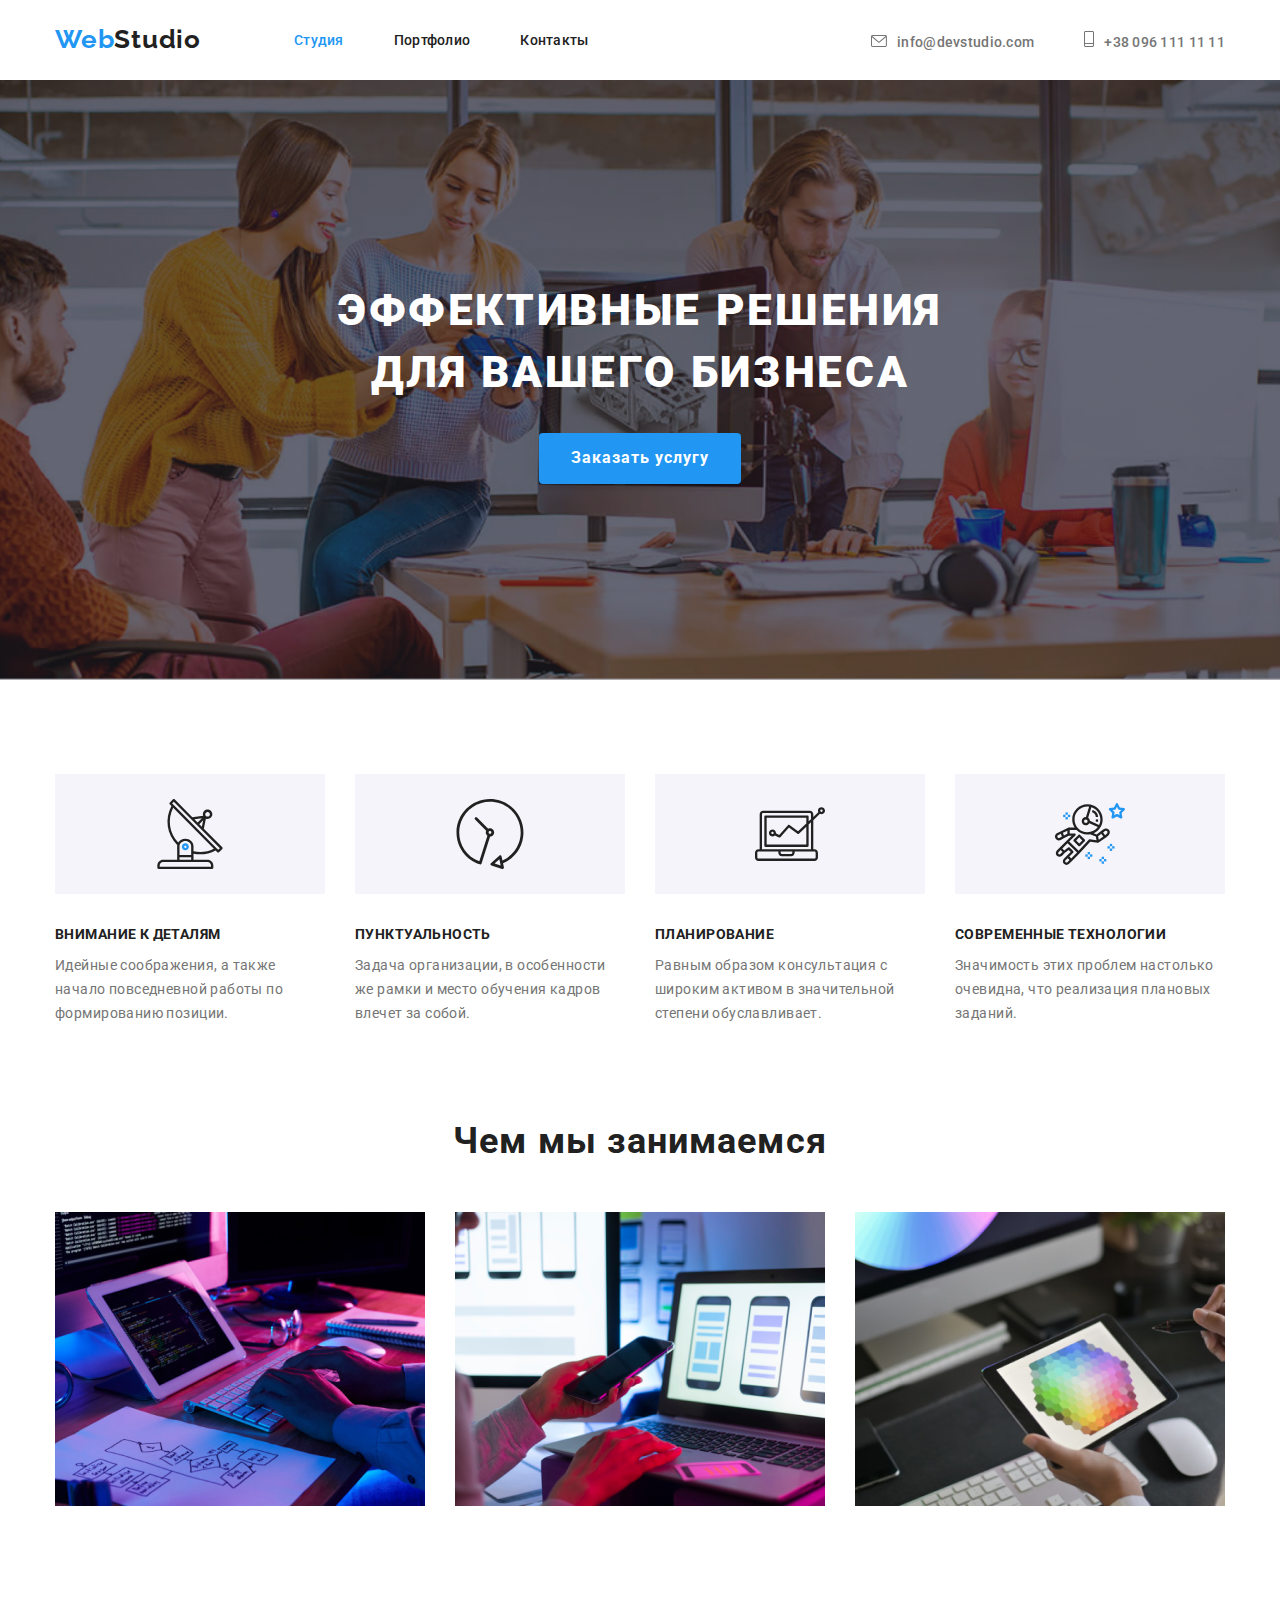
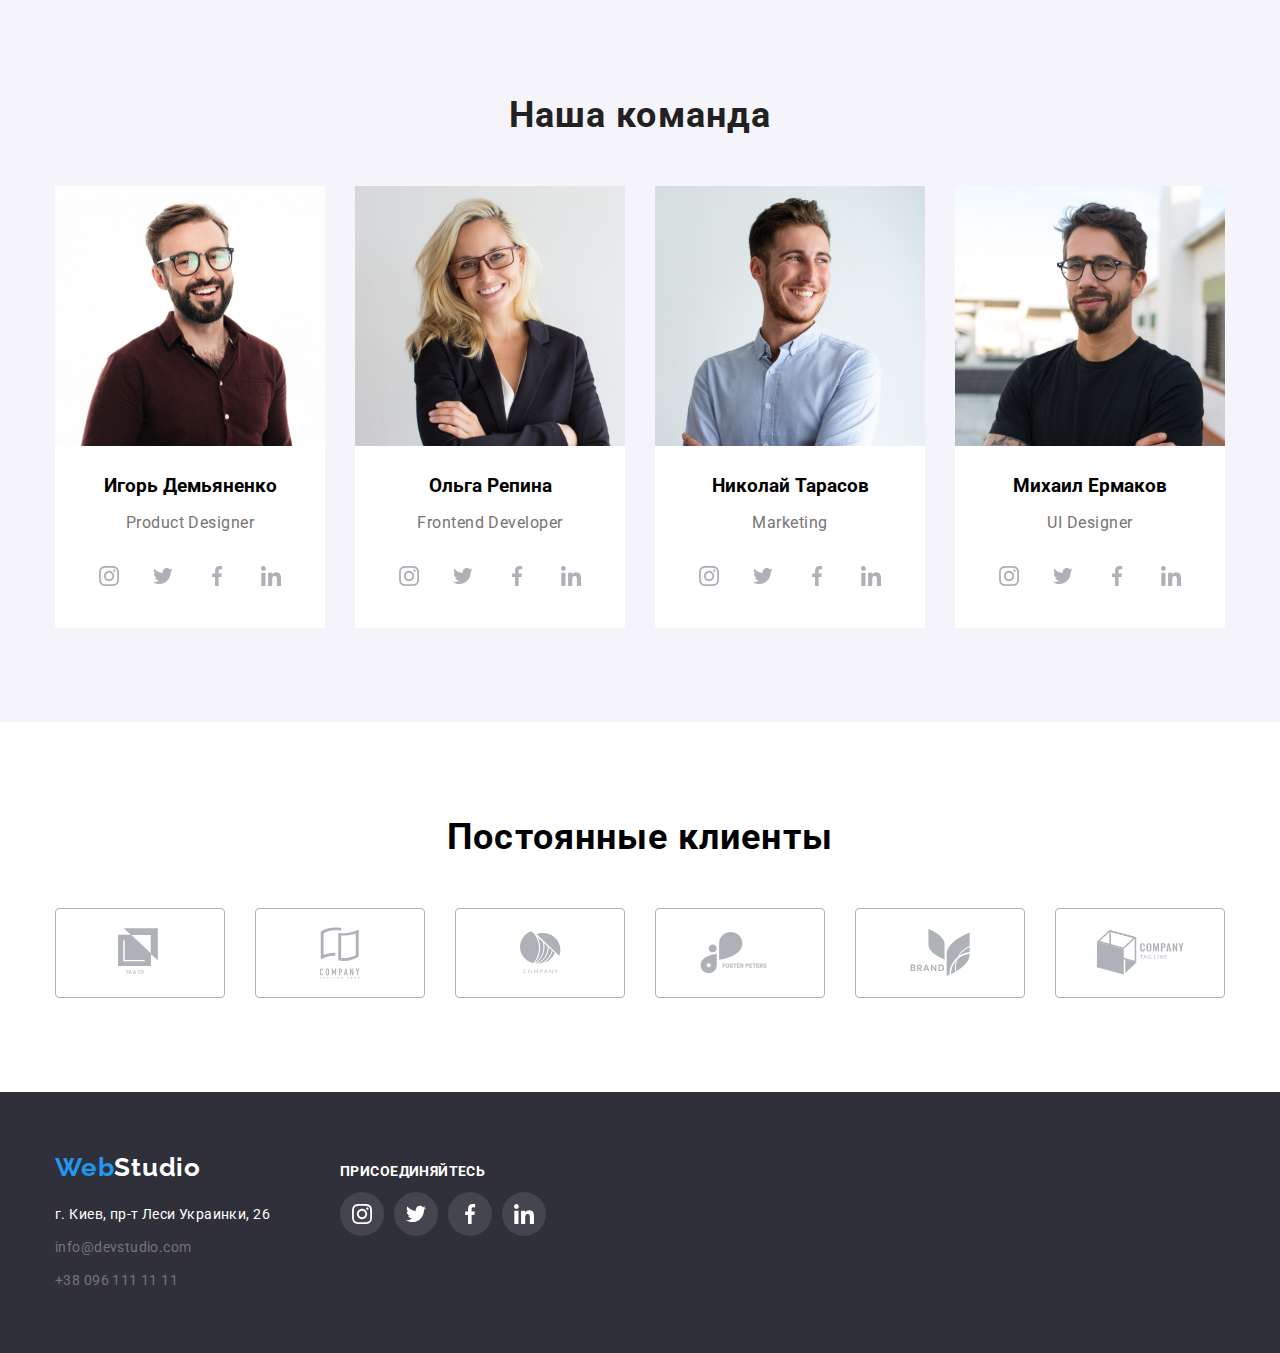
<file: index.html>
<!DOCTYPE html>
<html lang="ru">
<head>
    <meta charset="UTF-8">
    <meta name="viewport" content="width=device-width, initial-scale=1.0">
    <title>Document</title>
    <link href="https://fonts.googleapis.com/css2?family=Raleway:wght@700&family=Roboto:wght@400;500;700;900&display=swap" rel="stylesheet"
    />
    <link rel="stylesheet" href="https://cdnjs.cloudflare.com/ajax/libs/modern-normalize/1.0.0/modern-normalize.min.css"
    >
    <link rel="stylesheet" href="./css/common.css">
    <link rel="stylesheet" href="./css/main.css">

</head>

<body>
    <header class="page-header">

        <!--Навигация на другие страницы-->
        <div class="container header-main">
           
            <nav class="nav">
                <a href="./index.html" class="logo">Web<span class="logo-studio-header">Studio</span> </a>

                <ul class="site-nav list">
                    <li class="site-nav-link"><a href="" class="link current">Студия</a></li>
                    <li class="site-nav-link"><a href="./portfolio.html" class="link">Портфолио</a></li>
                    <li class="site-nav-link"><a href="" class="link">Контакты</a></li>
                </ul>

            </nav>
            

            <div class="header-footer-contacts">
                <ul class="contacts list">
                    <li class="footer-adress-contacts"><a href="mailto:info@devstudio.com" 
                        class="link mail-link">
                        <svg class="link-icon-envelope" width="16" height="12">
                            <use href="./images/sprite.svg#icon-envelope"></use>
                        </svg>info@devstudio.com</a>
                    </li>
                    <li class="footer-adress-contacts"><a href="tel:380961111111" 
                        class="link mail-link">
                        <svg class="link-icon-phone" width="10" height="16">
                             <use href="./images/sprite.svg#icon-phone"></use>
                        </svg>+38 096 111 11 11</a>
                    </li>
                </ul>
            </div>
        </div>
                          
        

    </header>

    <main>

        <!--Блок герой-->
        <section class="hero-section hero-bacground-picture">
            <div class="container hero-section-con">
                <h1 class="hero-title studio" >ЭФФЕКТИВНЫЕ РЕШЕНИЯ <br> ДЛЯ ВАШЕГО БИЗНЕСА</h1>
                <button class="button primary link">Заказать услугу</button>
            </div>            
        </section>
        
        <!--Преимущества-->
        <section class="section">
            <div class="container">
                <h2 class="section-title-dissapired" >Наши преимущества</h2>
                <ul class="section-list list section-list-features">
                    <li class="feauture-list-main">
                        <div class="pictures-svg icon-antenna"></div>
                        <h3 class="feature-list">Внимание к деталям</h3>
                        <p class="section-list-text">Идейные соображения, а также начало повседневной работы по формированию позиции.</p>
                    </li>
                    <li class="feauture-list-main">
                        <div class="pictures-svg icon-clock"></div>
                        <h3 class="feature-list">Пунктуальность</h3>
                        <p class="section-list-text">Задача организации, в особенности же рамки и место обучения кадров влечет за собой.</p>
                    </li>
                    <li class="feauture-list-main">
                        <div class="pictures-svg icon-laptop"></div>
                        <h3 class="feature-list">Планирование</h3>
                        <p class="section-list-text">Равным образом консультация с широким активом в значительной степени обуславливает.</p>
                    </li>
                    <li class="feauture-list-main">
                        <div class="pictures-svg icon-astronaut"></div>
                        <h3 class="feature-list">Современные технологии</h3>
                        <p class="section-list-text">Значимость этих проблем настолько очевидна, что реализация плановых заданий.</p>
                    </li>
                </ul>
            </div>            
        </section>
        
        <!--Наши работы-->
        <section class="section section-examples">
            <div class="container container-title-exsmples">
                <h2 class="section-title examples" >Чем мы занимаемся</h2>
                <ul class="section-list list examples-section">
                    <li>
                        <img src="./images/img_1.png" alt="Верстка" width="370">
                    </li>
                    <li>
                        <img src="./images/img_2.png" alt="Разработка приложений" width="370">
                    </li>
                    <li>
                        <img src="./images/img_3.png" alt="3D дизайн" width="370">
                    </li>
                </ul>
            </div>            
        </section>
        
        <!--Команда-->
        <section class="section-team background">
            <div class="container team-examples">
                <h2 class="section-title team-list" >Наша команда</h2>
                <ul class="section-list list team-list-tab">
                    <li class="section-list-picture">
                        <img src="./images/img_team_1.jpg" alt="Дизайнер продукта" width="270">
                        <div class="list-name-profession">
                            <h3  class="section-list-name">Игорь Демьяненко</h3>
                            <p class="team" lang="en">Product Designer</p>
                            <ul class="actions list">
                                <li>
                                    <a href="" class="link-icon">
                                        <svg class="link-icon-picture">
                                            <use href="./images/sprite.svg#icon-instagram"></use>
                                        </svg>
                                    </a>
                                </li>
                                <li>
                                    <a href="" class="link-icon">
                                        <svg class="link-icon-picture">
                                            <use href="./images/sprite.svg#icon-twitter"></use>
                                        </svg>
                                    </a>
                                </li>
                                <li>
                                    <a href="" class="link-icon">
                                        <svg class="link-icon-picture">
                                            <use href="./images/sprite.svg#icon-facebook"></use>
                                        </svg>
                                    </a>
                                </li>
                                <li>
                                    <a href="" class="link-icon">
                                        <svg class="link-icon-picture">
                                            <use href="./images/sprite.svg#icon-linkedin"></use>
                                        </svg>
                                    </a>
                                </li>
                            </ul>
                        </div>
                    </li>
                    <li class="section-list-picture">
                        <img src="./images/img_team_2.jpg" alt="Фронтенд" width="270">
                        <div class="list-name-profession">
                            <h3 class="section-list-name">Ольга Репина</h3>
                            <p class="team" lang="en">Frontend Developer</p>
                            <ul class="actions list">
                                <li>
                                    <a href="" class="link-icon">
                                        <svg class="link-icon-picture">
                                            <use href="./images/sprite.svg#icon-instagram"></use>
                                        </svg>
                                    </a>
                                </li>
                                <li>
                                    <a href="" class="link-icon">
                                        <svg class="link-icon-picture">
                                            <use href="./images/sprite.svg#icon-twitter"></use>
                                        </svg>
                                    </a>
                                </li>
                                <li>
                                    <a href="" class="link-icon">
                                        <svg class="link-icon-picture">
                                            <use href="./images/sprite.svg#icon-facebook"></use>
                                        </svg>
                                    </a>
                                </li>
                                <li>
                                    <a href="" class="link-icon">
                                        <svg class="link-icon-picture">
                                            <use href="./images/sprite.svg#icon-linkedin"></use>
                                        </svg>
                                    </a>
                                </li>
                            </ul>
                        </div>
                    </li>
                    <li class="section-list-picture">
                        <img src="./images/img_team_3.jpg" alt="Маркетолог" width="270">
                        <div class="list-name-profession">
                            <h3 class="section-list-name">Николай Тарасов</h3>
                            <p class="team" lang="en">Marketing</p>
                            <ul class="actions list">
                                <li>
                                    <a href="" class="link-icon">
                                        <svg class="link-icon-picture">
                                            <use href="./images/sprite.svg#icon-instagram"></use>
                                        </svg>
                                    </a>
                                </li>
                                <li>
                                    <a href="" class="link-icon">
                                        <svg class="link-icon-picture">
                                            <use href="./images/sprite.svg#icon-twitter"></use>
                                        </svg>
                                    </a>
                                </li>
                                <li>
                                    <a href="" class="link-icon">
                                        <svg class="link-icon-picture">
                                            <use href="./images/sprite.svg#icon-facebook"></use>
                                        </svg>
                                    </a>
                                </li>
                                <li>
                                    <a href="" class="link-icon">
                                        <svg class="link-icon-picture">
                                            <use href="./images/sprite.svg#icon-linkedin"></use>
                                        </svg>
                                    </a>
                                </li>
                            </ul>
                        </div>
                    </li>
                    <li class="section-list-picture">
                        <img src="./images/img_team_4.jpg" alt="Дизайнер Ul" width="270">
                        <div class="list-name-profession">
                            <h3 class="section-list-name">Михаил Ермаков</h3>
                            <p class="team" lang="en">UI Designer</p>
                            <ul class="actions list">
                                <li>
                                    <a href="" class="link-icon">
                                        <svg class="link-icon-picture">
                                            <use href="./images/sprite.svg#icon-instagram"></use>
                                        </svg>
                                    </a>
                                </li>
                                <li>
                                    <a href="" class="link-icon">
                                        <svg class="link-icon-picture">
                                            <use href="./images/sprite.svg#icon-twitter"></use>
                                        </svg>
                                    </a>
                                </li>
                                <li>
                                    <a href="" class="link-icon">
                                        <svg class="link-icon-picture">
                                            <use href="./images/sprite.svg#icon-facebook"></use>
                                        </svg>
                                    </a>
                                </li>
                                <li>
                                    <a href="" class="link-icon">
                                        <svg class="link-icon-picture">
                                            <use href="./images/sprite.svg#icon-linkedin"></use>
                                        </svg>
                                    </a>
                                </li>
                            </ul>
                        </div>
                    </li>
                </ul>
            </div>           
        </section>

        <!-- Наши клиенты -->
        <section class="section our-clients">
            <div class="container">
                <h2 class="our-clients-title">Постоянные клиенты</h2>
                <ul class="clients-regular list">
                    <li class="li-clients-border">
                        <a href="#" class="link-clients">
                            <svg class="link-clients-picture" width="44" height="49">
                                <use href="./images/sprite.svg#icon-client_1"></use>
                            </svg>
                        </a>
                    </li>
                    <li class="li-clients-border">
                        <a href="#" class="link-clients">
                            <svg class="link-clients-picture" width="40" height="52">
                                <use href="./images/sprite.svg#icon-client_2"></use>
                            </svg>
                        </a>
                    </li>
                    <li class="li-clients-border">
                        <a href="#" class="link-clients">
                            <svg class="link-clients-picture" width="41" height="43">
                                <use href="./images/sprite.svg#icon-client_3"></use>
                            </svg>
                        </a>
                    </li>
                    <li class="li-clients-border">
                        <a href="#" class="link-clients">
                            <svg class="link-clients-picture" width="80" height="42">
                                <use href="./images/sprite.svg#icon-client_4"></use>
                            </svg>
                        </a>
                    </li>
                    <li class="li-clients-border">
                        <a href="#" class="link-clients">
                            <svg class="link-clients-picture" width="60" height="47">
                                <use href="./images/sprite.svg#icon-client_5"></use>
                            </svg>
                        </a>
                    </li>
                    <li class="li-clients-border">
                        <a href="#" class="link-clients">
                            <svg class="link-clients-picture" width="89" height="45">
                                <use href="./images/sprite.svg#icon-client_6"></use>
                            </svg>
                        </a>
                    </li>
                </ul>
            </div>
        </section>
    </main>

    <!--Футер-->
    
        <footer class="footer">
           <div class="container footer-container">
                <div class="footer-left-part">
                    <a href="./index.html" class="logo footer-logo">Web<span class="logo-studio-footer">Studio</span> </a> 
                    <address class="adress">
                        <p class="footer-adress">г. Киев, пр-т Леси Украинки, 26</p>
                        <ul class="contacts list footer-contacts">
                            <li><a href="mailto:info@devstudio.com" class="link footer-adress-contacts footer-mail">info@devstudio.com</a></li>
                            <li><a href="tel:380961111111" class="link footer-adress-contacts footer-tel">+38 096 111 11 11</a></li>
                        </ul>   
                    </address> 
                </div>
                <div class="footer-center">
                    <b class="footer-losung">присоединяйтесь</b>
                    <ul class="actions list">
                    <li>
                        <a href="" class="link-icon-footer">
                            <svg class="link-icon-picture-footer">
                                <use href="./images/sprite.svg#icon-insta_footer_wite"></use>
                            </svg>
                        </a>
                    </li>
                    <li>
                        <a href="" class="link-icon-footer">
                            <svg class="link-icon-picture-footer">
                                <use href="./images/sprite.svg#icon-twitter_footer_wite"></use>
                            </svg>
                        </a>
                    </li>
                    <li>
                        <a href="" class="link-icon-footer">
                            <svg class="link-icon-picture-footer">
                                <use href="./images/sprite.svg#icon-facebook_footer_wite"></use>
                            </svg>
                        </a>
                    </li>
                    <li>
                        <a href="" class="link-icon-footer">
                            <svg class="link-icon-picture-footer">
                                <use href="./images/sprite.svg#icon-linkedin_footer_wite"></use>
                            </svg>
                        </a>
                    </li>
                    </ul>
                </div>
                
            </div>    
        </footer>
  
    

</body>
</html>
</file>
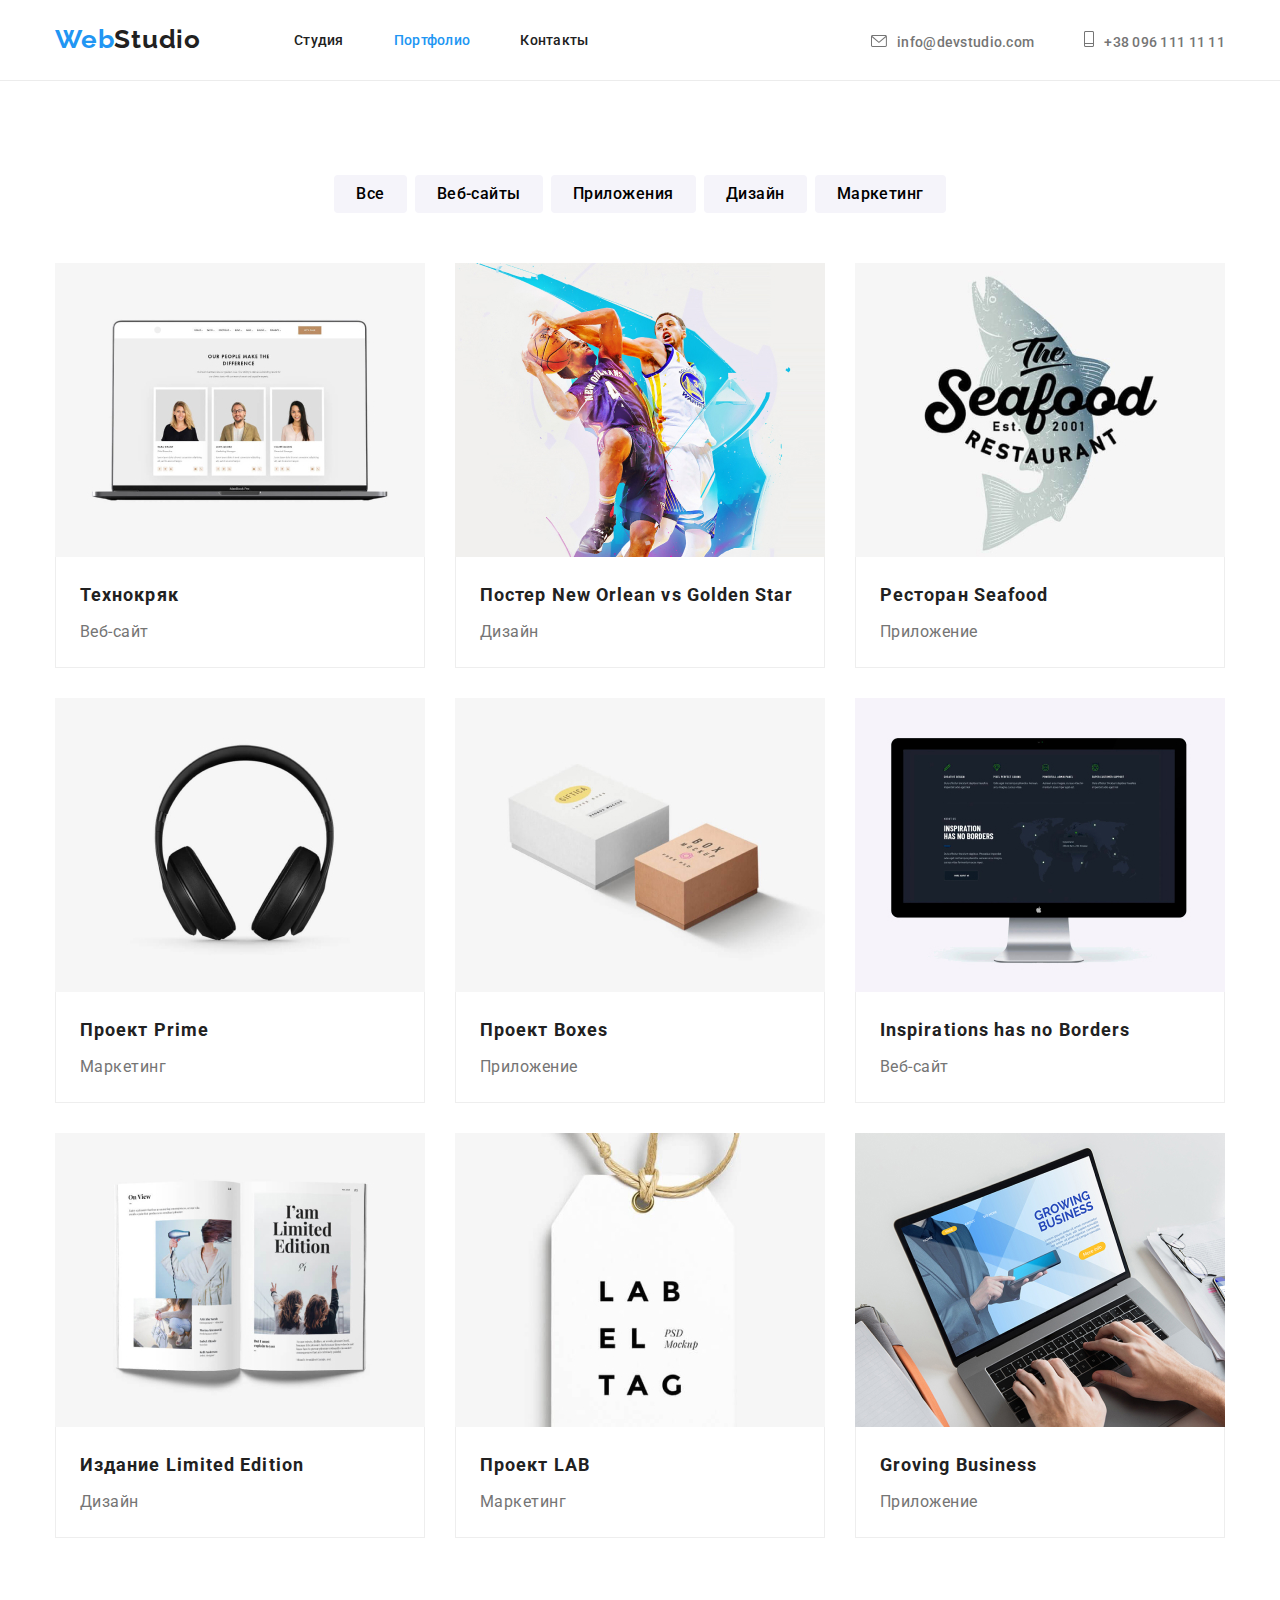
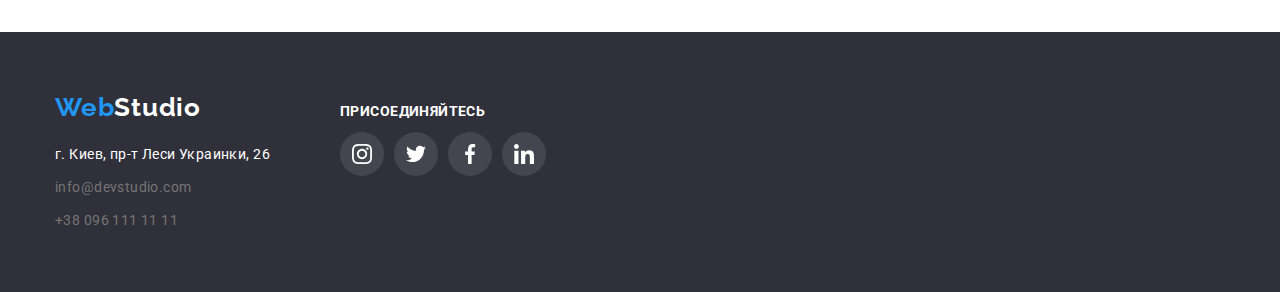
<file: portfolio.html>
<!DOCTYPE html>
<html lang="en">
<head>
    <meta charset="UTF-8">
    <meta name="viewport" content="width=device-width, initial-scale=1.0">
    <title>Document</title>
    <link href="https://fonts.googleapis.com/css2?family=Raleway:wght@700&family=Roboto:wght@400;500;700;900&display=swap" rel="stylesheet"
    />
    <link rel="stylesheet" href="https://cdnjs.cloudflare.com/ajax/libs/modern-normalize/1.0.0/modern-normalize.min.css"
    >
    <link rel="stylesheet" href="./css/common.css">
    <link rel="stylesheet" href="./css/portfolio.css">
</head>
<body>
    <header class="page-header">

         <!--Навигация на другие страницы-->
         <div class="container header-main">
             <div class="navigation">
                <nav class="nav">
            <a href="./index.html" class="logo">Web<span class="logo-studio-header">Studio</span> </a>

            <ul class="site-nav list">
                <li class="site-nav-link"><a href="./index.html" class="link">Студия</a></li>
                <li class="site-nav-link"><a href="./portfolio.html" class="link current">Портфолио</a></li>
                <li class="site-nav-link"><a href="" class="link">Контакты</a></li>
            </ul>

                </nav>
             </div>
             <div class="header-footer-contacts">
                <ul class="contacts list">
                    <li class="footer-adress-contacts"><a href="mailto:info@devstudio.com" 
                        class="link mail-link">
                        <svg class="link-icon-envelope" width="16" height="12">
                            <use href="./images/sprite.svg#icon-envelope"></use>
                        </svg>info@devstudio.com</a>
                    </li>
                    <li class="footer-adress-contacts"><a href="tel:380961111111" 
                        class="link mail-link">
                        <svg class="link-icon-phone" width="10" height="16">
                             <use href="./images/sprite.svg#icon-phone"></use>
                        </svg>+38 096 111 11 11</a>
                    </li>
                </ul>
            </div>
         </div>
        
        

    </header>

    <main>
       
        <!--Блок герой-->
        <section class="hero">
            <div class="container container-portfolio">
                <!-- <h1 class="hero-title" > Our servicing</h1> -->

                <!-- Список фильтров страницы -->
                <ul class="filter list">
                    <li class="filter-item">  
                        <button class="button secondary link-filter">Все</button>                
                    </li>
                    <li class="filter-item">
                        <button class="button secondary link-filter">Веб-сайты</button>           
                    </li>    
                    <li class="filter-item">
                        <button class="button secondary link-filter">Приложения</button>                
                    </li>
                    <li class="filter-item">
                        <button class="button secondary link-filter">Дизайн</button>                
                    </li>
                    <li class="filter-item">
                        <button class="button secondary link-filter">Маркетинг</button>         
                    </li>
                </ul>

                <!-- Перечень работ/услуг студии -->
                <ul class="examples list">
                    <li class="examples-title-case examples-border">
                        <a href="">
                            <img src="./images/techno_kryak.jpg" alt="картинка с ноутбуком"  class="picture">
                            <div class="our-projects">
                                <h3 class="title-examples">Технокряк</h3>
                                <p class="title-text">Веб-сайт</p>
                            </div>                      
                        </a>
                    </li>
                    <li class="examples-title-case examples-border">
                        <a href="">
                            <img src="./images/poster_no.jpg" alt="картинка с изображением игрокв в баскетбол" class="picture">
                            <div class="our-projects">
                                <h3 class="title-examples">Постер New Orlean vs Golden Star</h3>
                                <p class="title-text">Дизайн</p>
                            </div>                    
                        </a>
                    </li>
                    <li class="examples-title-case examples-border">
                        <a href="">
                            <img src="./images/restorant_seafood.jpg" alt="картинка с изображением рыбы" class="picture">
                            <div class="our-projects">
                                <h3 class="title-examples">Ресторан Seafood</h3>
                                <p class="title-text">Приложение</p>
                            </div>                        
                        </a>
                    </li>
                    <li class="examples-title-case examples-border">
                        <a href="">
                            <img src="./images/projekt_prime.jpg" alt="картинка с изображением наушников" class="picture">
                            <div class="our-projects">
                                <h3 class="title-examples">Проект Prime</h3>
                                <p class="title-text">Маркетинг</p>
                            </div>                       
                        </a>
                    </li>
                    <li class="examples-title-case examples-border">
                        <a href="">
                            <img src="./images/project_boxes.jpg" alt="картинка с изображением коробок" class="picture">
                            <div class="our-projects">
                                <h3 class="title-examples">Проект Boxes</h3>
                                <p class="title-text">Приложение</p>
                            </div>                        
                        </a>
                    </li>
                    <li class="examples-title-case examples-border">
                        <a href="">
                            <img src="./images/inspiration_has_no_borders.jpg" alt="картинка с изображением экрана монитора" class="picture">
                            <div class="our-projects">
                                <h3 class="title-examples">Inspirations has no Borders</h3>
                                <p class="title-text">Веб-сайт</p>
                            </div>                      
                        </a>
                    </li>
                    <li class="examples-title-case examples-border">
                        <a href="">
                            <img src="./images/limited_edition.jpg" alt="картинка с изображением книги Limited Edition" class="picture">
                            <div class="our-projects">
                                <h3 class="title-examples">Издание Limited Edition</h3>
                                <p class="title-text">Дизайн</p>
                            </div>                    
                        </a>
                    </li>
                    <li class="examples-title-case examples-border">
                        <a href="">
                            <img src="./images/project_lab.jpg" alt="картинка с изображением лейбла" class="picture">
                            <div class="our-projects">
                                <h3 class="title-examples">Проект LAB</h3>
                                <p class="title-text">Маркетинг</p>
                            </div>                       
                        </a>
                    </li>
                    <li class="examples-title-case examples-border">
                        <a href="">
                            <img src="./images/growing_business.jpg" alt="картинка с изображением ноутбука" class="picture">
                            <div class="our-projects">
                                <h3 class="title-examples">Groving Business</h3>
                                <p class="title-text">Приложение</p>
                            </div>                        
                        </a>
                    </li>
                </ul>
            </div>
            
        </section>

    </main>

     <!--Футер-->
     
     <footer class="footer">
        <div class="container footer-container">
             <div class="footer-left-part">
                 <a href="./index.html" class="logo footer-logo">Web<span class="logo-studio-footer">Studio</span> </a> 
                 <address class="adress">
                     <p class="footer-adress">г. Киев, пр-т Леси Украинки, 26</p>
                     <ul class="contacts list footer-contacts">
                         <li><a href="mailto:info@devstudio.com" class="link footer-adress-contacts footer-mail">info@devstudio.com</a></li>
                         <li><a href="tel:380961111111" class="link footer-adress-contacts footer-tel">+38 096 111 11 11</a></li>
                     </ul>   
                 </address> 
             </div>
             <div class="footer-center">
                 <b class="footer-losung">присоединяйтесь</b>
                 <ul class="actions list">
                 <li>
                     <a href="" class="link-icon-footer">
                         <svg class="link-icon-picture-footer">
                             <use href="./images/sprite.svg#icon-insta_footer_wite"></use>
                         </svg>
                     </a>
                 </li>
                 <li>
                     <a href="" class="link-icon-footer">
                         <svg class="link-icon-picture-footer">
                             <use href="./images/sprite.svg#icon-twitter_footer_wite"></use>
                         </svg>
                     </a>
                 </li>
                 <li>
                     <a href="" class="link-icon-footer">
                         <svg class="link-icon-picture-footer">
                             <use href="./images/sprite.svg#icon-facebook_footer_wite"></use>
                         </svg>
                     </a>
                 </li>
                 <li>
                     <a href="" class="link-icon-footer">
                         <svg class="link-icon-picture-footer">
                             <use href="./images/sprite.svg#icon-linkedin_footer_wite"></use>
                         </svg>
                     </a>
                 </li>
                 </ul>
             </div>
             
         </div>    
     </footer>
    
     

</body>
</html>
</file>
<file: css/common.css>
:root {
    --primary-text-color: #757575;
    --title-text-color: #212121;
    --accent-color: #2196F3;
    --background-color-main: #E5E5E5;
    --background-color-primary: #F5F4FA;
    --background-color-header: #FFFFFF;
    --background-color-footer: #2F303A;
    --footer-color: rgba(255, 255, 255, 0.6);
    }

img{
    display: block;
}

.container {
    margin: 0 auto;
    width: 1200px;
    padding: 0 15px;
}

body {
    background-color: var(--background-color-main)
    color:  var(--primary-text-color);
    
    font-family: Roboto, sans-serif;
    }
   
    /* Logotype */
.logo {
    color: var(--accent-color);
    font-family: Raleway, sans-serif;
    font-weight: bold;
    font-size: 26px;
    line-height: 1.2;
    letter-spacing: 0.03em;
    text-decoration: none;
    stop-opacity: ;
    margin-right: 93px;
        }

.logo-studio-header {
    color: var(--title-text-color);
    }

    /* Button */

    
.button {
    font-family: inherit;
    border-radius: 4px;
    border: none;
    cursor: pointer;
}


    /* header */

.link:hover,
.link:focus {
    color: var(--accent-color);
}
.site-nav a{
    color: var(--title-text-color);  
    text-decoration: none;  
}

.container.header-main {
    display: flex;
    align-items: center;
    justify-content: space-between;
}

.nav {
    display: flex;
    align-items: center;
}

.site-nav {
    display: flex;
}
.site-nav-link{
    display: block;
    padding-top: 32px;
    padding-bottom: 32px;
    
}

.site-nav .site-nav-link:not(:last-child){
   
    margin-right: 50px;
   
}
.contacts {
    display: flex;
    align-items: baseline;
}

.contacts .footer-adress-contacts+.footer-adress-contacts{
    margin-left: 50px;
}
/* 
.contacts a:hover,
.contacts a:focus{
    color: var(--accent-color);
} */

.link-icon-envelope,
.link-icon-phone{
    fill: var(--primary-text-color);
    margin-right: 10px;
}

/* .link-icon-envelope:hover .mail-link,
.link-icon-envelope:focus .mail-link,
.link-icon-phone:hover .mail-link,
.link-icon-phone:focus .mail-link{
    fill: var(--accent-color);
    cursor: pointer;
} */


.mail-link:hover .link-icon-envelope,
.mail-link:focus .link-icon-envelope,
.mail-link:hover .link-icon-phone,
.mail-link:focus .link-icon-phone{
    fill: var(--accent-color);
    cursor: pointer;
}



/* Hero */

.hero-title {
    color: var(--title-text-color)
    font-weight: 900;
    font-size: 44px;
    line-height: 1.4;
    letter-spacing: 0.06em;
    margin-top: 0;
    margin-bottom: 30;
}

.page-header {
    font-weight: 500;
    font-size: 14px;
    line-height: 16px;
    letter-spacing: 0.02em;
    }

/* Current */

.actions {
    display: flex;
    justify-content: space-between;
       
}

.link-icon{
    display: flex;
    justify-content: center;
    align-items: center;
    width: 44px;
    height: 44px;
    border-radius: 50%;
    padding: 0;
    border: none;    
}

.link-icon-picture {
    justify-content: space-between;
    width: 20px;
    height: 20px;
    fill: #AFB1B8;
    background-repeat: no-repeat;
    background-position: center;
}

.link-icon:hover,
.link-icon:focus{
   background-color: var(--accent-color);
}

.link-icon:hover .link-icon-picture,
.link-icon:focus .link-icon-picture {
    fill: var(--background-color-header);
}

.site-nav .link.current {
    color: var(--accent-color);    
}

.contacts a {
    text-decoration: none;
    color: inherit;    
}

.list {
    list-style: none;
    padding: 0;
    margin: 0;
    }




    /*  Footer */

.adress p{
    color: var(--background-color-header);
    font-size: 14px;
    line-height: 1.7;
    letter-spacing: 0.03em;
    font-style: normal;
}

.footer-contacts{
    flex-direction: column;
   display: flex; 
}

.footer-logo{
    display: inline-block;
    margin-right: 0;
    margin-bottom: 20px;
}

.footer-adress{
    margin-top: 0;
    margin-bottom: 9px;
}

.footer-mail{
    display: block;
    margin-bottom: 9px;
}

.footer-tel{
    display: block;
}

.footer {
    background-color: var(--background-color-footer);
    padding-top: 60px;
    padding-bottom: 60px;
}

.logo-studio-footer {
    color: var(--background-color-header);
    }

.adress .footer-adress-contacts {
    color: var(--footer-color);
    font-style: normal;
    font-weight: normal;
    font-size: 14px;
    line-height: 1.71;
    letter-spacing: 0.03em;

}

.contacts .footer-adress-contacts {
    color: var(--primary-text-color);
}

.footer-container{
    display: flex;
    align-items: baseline;
}

.footer-center{
    margin-left: 70px;
}


.footer-center li:last-child .link-icon-footer{
    margin-right: 0;
}

.footer-losung{
    color: var(--background-color-header);
    font-size: 14px;
    line-height: 1.14px;
    letter-spacing: 0.03em;
    text-transform: uppercase;
    margin-bottom: 20px;
    display: inline-block;
}

.link-icon-footer{
    display: flex;
    justify-content: center;
    align-items: center;
    width: 44px;
    height: 44px;
    border-radius: 50%;
    background-color: rgba(255, 255, 255, 0.1);
    margin-right: 10px; 
}

.link-icon-picture-footer{
    justify-content: space-between;
    width: 20px;
    height: 20px;
    fill: var(--background-color-header);
    background-repeat: no-repeat;
    background-position: center;
}

.link-icon-footer:hover,
.link-icon-footer:focus{
   background-color: var(--accent-color);
}

.link-icon-footer:hover .link-icon-picture-footer,
.link-icon-footer:focus .link-icon-picture-footer {
    fill: var(--background-color-header);
</file>
<file: css/main.css>
/*  <!-- Projects colors-->
black-color #212121;
main-color #757575;
background-color main #E5E5E5;
background-color primary #F5F4FA;
background-color header #FFFFFF;
background-color footer #2F303A;
footer-color rgba(255, 255, 255, 0.6);
accent-color #2196F3;
white-colr #ffffff;*/


/* Hero */
.container.hero-section-con {
    text-align: center;
}

.hero-bacground-picture{
    max-width: 1600px;
    height: 600px;
    margin-right: auto;
    margin-left: auto;
    background-color: #C4C4C4;
    background-image: linear-gradient(to right,
    rgba(47, 48, 58, 0.4),
    rgba(47, 48, 58, 0.4)),
     url("../images/background_hero/bg_picture.jpg");
    background-repeat: no-repeat;
    background-position: center;
    background-size: cover;
       
}

.hero-title {
    color: var(--background-color-header);
    font-weight: 900;
    font-size: 44px;
    line-height: 1.4;
    letter-spacing: 0.06em;
    margin-top: 0;
    margin-bottom: 30px;
}



/* Section */

.section {
    padding: 94px 0;
}

.hero-section{
    padding-top: 200px;
    padding-bottom: 200px;
}

.section-title {
    color: var(--title-text-color);
    font-size: 36px;
    line-height: 1.17;
    text-align: center;
    letter-spacing: 0.03em;
    margin-top: 0;
    margin-bottom: 30px;
}

.feauture-list-main {
  width: 270px;  
  justify-content: space-between;
}

.section-title-dissapired {
    position: absolute;
  width: 1px;
  height: 1px;
  margin: -1px;
  border: 0;
  padding: 0;
  white-space: nowrap;
  clip-path: inset(100%);
  clip: rect(0 0 0 0);
  overflow: hidden;
}

.section-list {
    display: flex;
}

.feature-list {
    color: var(--title-text-color);
    font-size: 14px;
    line-height: 1.43;
    letter-spacing: 0.03em;
    text-transform: uppercase;
    margin-top: 0;
    margin-bottom: 10px;
}

.section-list-features {
justify-content:space-between;
}

.pictures-svg{
    width: 270px;
    height: 120px;
    background-color: var(--background-color-primary);
    display: flex;
    justify-content: center;
    align-items: center;
    margin-bottom: 30px;
}

.pictures-svg::before {
    display: block;
    content: "";
    background-size: contain;
    background-repeat: no-repeat;
    width: 70px;
    height: 70px; 
    background-position: center;
    
} 

.icon-antenna::before{
    background-image: url("../images/svg_first_part/antenna.svg");
}

 
.icon-clock::before{
    background-image: url("../images/svg_first_part/clock.svg");
}

.icon-laptop::before{
    background-image: url("../images/svg_first_part/laptop.svg");
}

.icon-astronaut::before{
    background-image: url("../images/svg_first_part/astronaut.svg");
}


.examples {
    padding-bottom: 50px;
    margin: 0;
}

.section-examples{
    padding-top: 0;
    padding-bottom: 94px;
}

.examples-section {
    justify-content: space-between;
}

.section-list-text {
    color: var(--primary-text-color);
    font-size: 14px;
    line-height: 1.71;
    letter-spacing: 0.03em;
    margin-top: 0;
    margin-bottom: 0;
}

.section .team {
    font-size: 16px;
    line-height: 1.2;
    letter-spacing: 0.03em;
    text-align: center;

}

.team-list{
    padding-top: 0;
    margin-bottom: 50px;
}

.section .section-list-name {
    font-weight: 500;
    font-size: 16px;
    line-height: 1.2;
    text-align: center;
    letter-spacing: 0.03em;

}

.team-list-tab{
    justify-content: space-between;
}

.section-list-name {
   margin-top: 0;
   margin-bottom: 10px;
}

.team{
    color: var(--primary-text-color);
    font-weight: 400;
    font-size: 16px;
    line-height: 1.88;
    letter-spacing: 0.03em;
    margin-top: 0;
    margin-bottom: 16px;
}
.section-team {
    padding-top: 94px;
    padding-bottom: 94px;
}

/* .list-name-profession>h3,p */
.section-list-name, .team{
    text-align: center;
}

.list-name-profession{
    padding-top: 30px;
    padding-bottom: 30px;
    padding-left: 32px;
    padding-right: 32px;
}

.section-list-picture {
    background-color: var(--background-color-header);
}

.background {
    background-color: var(--background-color-primary);
}


/* Button */

.button.primary {
    color: var(--background-color-header);
    background-color: var(--accent-color);
    font-weight: 700;
    font-size: 16px;
    line-height: 1.9;
    letter-spacing: 0.06em;
    padding: 10px 32px;
    box-shadow: 0px 4px 4px rgba(0, 0, 0, 0.15);
}

/* Наши клиенты */

.our-clients-title{
    font-size: 36px;
    line-height: 1.17;
    text-align: center;
    letter-spacing: 0.03em;
    margin-top: 0;
    margin-left: 0;
    margin-right: 0;
    margin-bottom: 50px;
}

.clients-regular{
    display: flex;
    justify-content: space-between;
}

.link-clients-picture{
    display: flex;
    fill: #AFB1B8;
    background-repeat: no-repeat;
    background-position: center;
}

.li-clients-border{
    width: 170px;
    height: 90px;
    border: 1px solid #AFB1B8;
    box-sizing: border-box;
    border-radius: 4px;
}

.link-clients{
    display: flex;
    justify-content: center;
    align-items: center;
    padding: 0;
    border: none; 
    width: 100%;
    height: 100%;
}

.li-clients-border:hover,
.li-clients-border:focus{
    border: 1px solid var(--accent-color);
    border-radius: 4px;
}

.li-clients-border:hover .link-clients-picture,
.li-clients-border:focus .link-clients-picture{
    fill: var(--accent-color);
}
</file>
<file: css/portfolio.css>
body {
    color: var(--title-text-color);
    background-color: var(--background-color-header);   
}

.page-header {
border-bottom: 1px solid #ECECEC;
}


/* Button */

.button.secondary {
    font-weight: 500;
    font-size: 16px;
    line-height: 1.62;
    letter-spacing: 0.03em; 
    padding: 6px 22px;  
    background-color: var(--background-color-primary);
}

.link-filter:hover,
.link-filter:focus {
    color: var(--background-color-header);
    background-color: var(--accent-color);
}

.hero{
    padding-top: 94px;
    padding-bottom: 94px;
}

.filter{
    display: flex;
    justify-content: center;
    margin-bottom: 50px;
    }

.filter .filter-item + .filter-item{
    margin-left: 8px;
}

.examples{
    display: flex;
    flex-wrap: wrap;
}

.examples-title-case:hover{
    box-shadow: 0px 1px 1px rgba(0, 0, 0, 0.12),
        0px 4px 4px rgba(0, 0, 0, 0.06),
        1px 4px 6px rgba(0, 0, 0, 0.16);
}

.our-projects {
    border: 1px solid #EEEEEE;
    border-top: none;
    padding: 20px 24px;
}

.examples-title-case:not(:nth-child(3n)){
    margin-right: 30px;
}

.examples-title-case:not(:nth-last-child(-n+3)){
    margin-bottom: 30px;
}

.examples a {
    color: inherit;   
    text-decoration: none; 
}

.title-examples {
    color: var(--title-text-color);
    font-size: 18px;
    line-height: 2;
    letter-spacing: 0.06em;
    margin-top: 0;
    margin-bottom: 4px;
}

.title-text {
    color: var(--primary-text-color);
    font-weight: 400;
    font-size: 16px;
    line-height: 1.87;  
    letter-spacing: 0.03em;
    margin-top: 0; 
    margin-bottom: 0;  
}

.picture {
    display: block;
}
</file>
